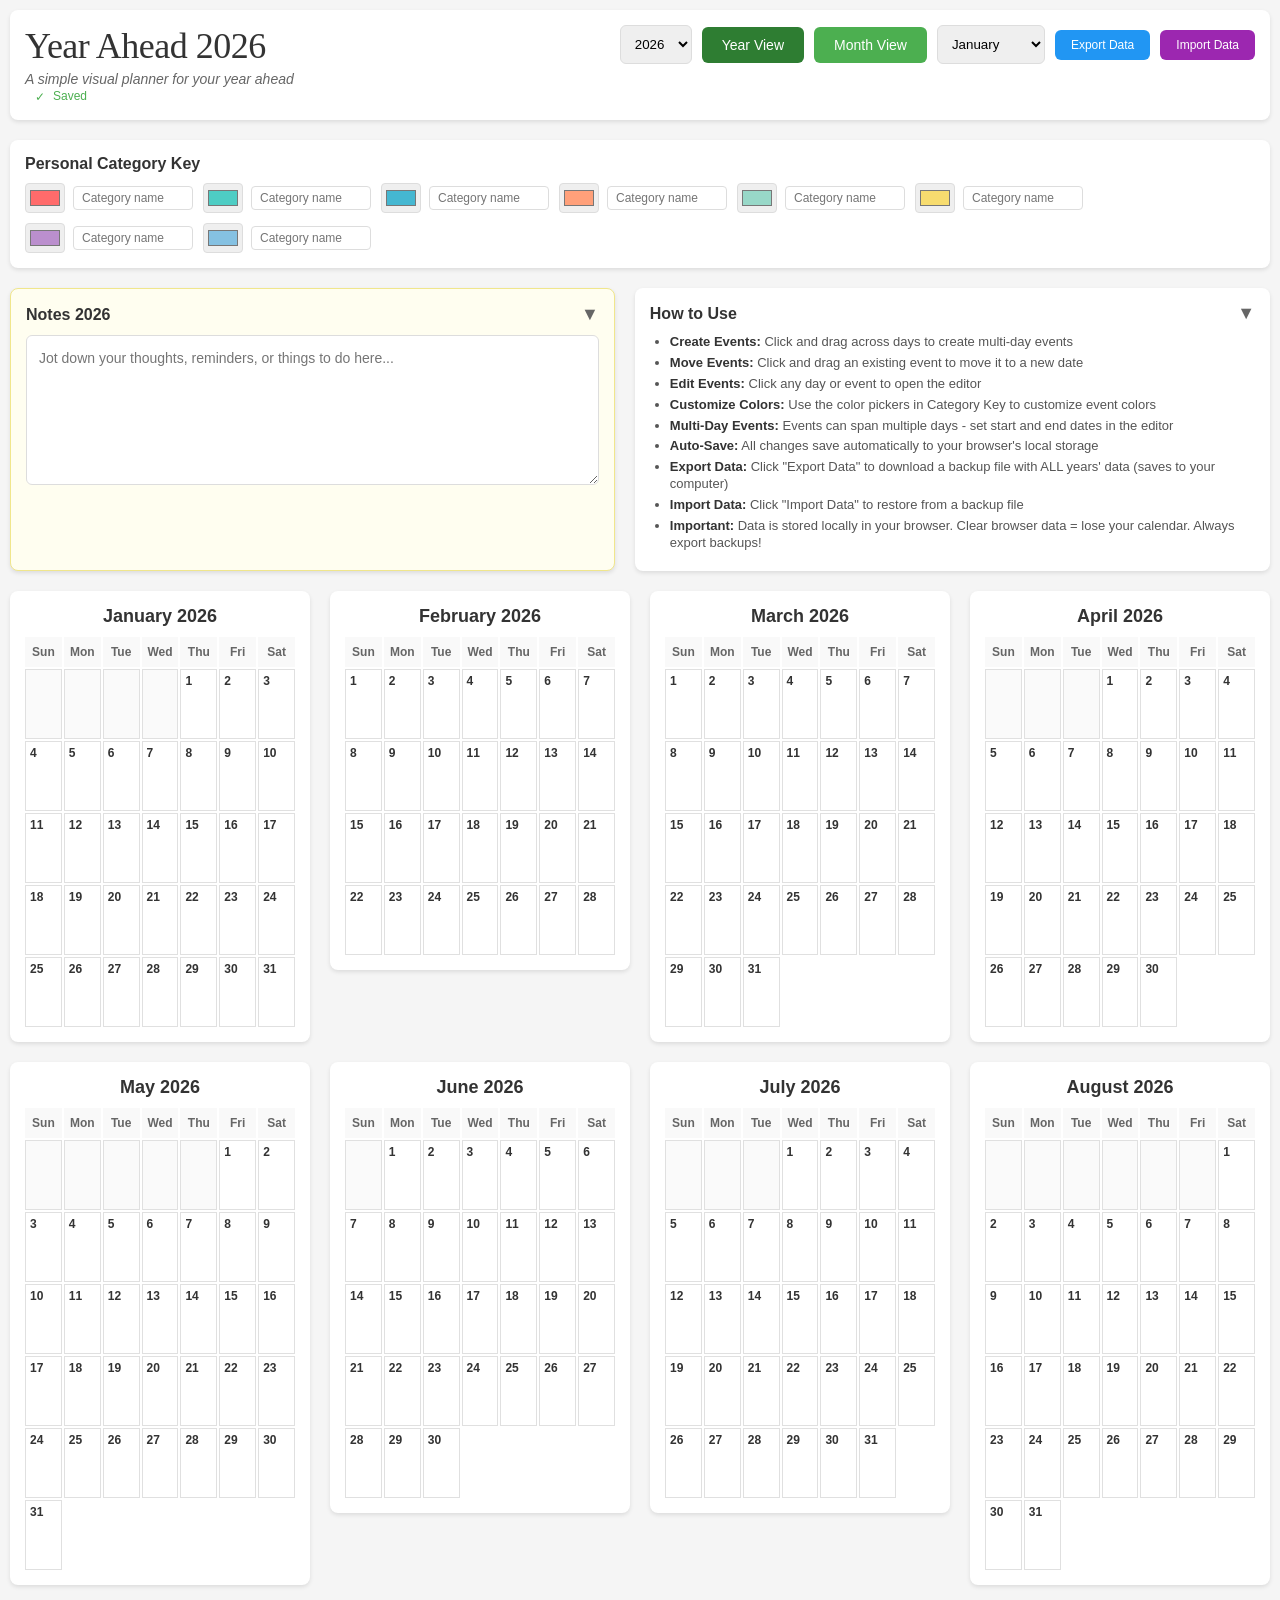
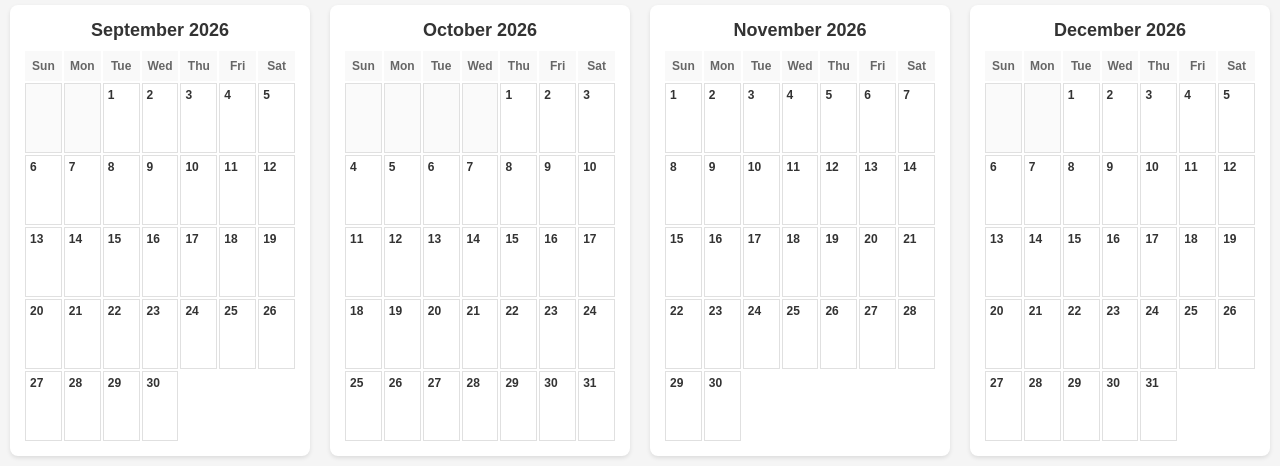
<file: year_ahead.html>
<!DOCTYPE html>
<html lang="en">
<head>
    <meta charset="UTF-8">
    <meta name="viewport" content="width=device-width, initial-scale=1.0">
    <title>2026 Year Ahead Planner</title>
    <style>
        * {
            margin: 0;
            padding: 0;
            box-sizing: border-box;
        }

        body {
            font-family: -apple-system, BlinkMacSystemFont, 'Segoe UI', Roboto, Oxygen, Ubuntu, Cantarell, sans-serif;
            background: #f5f5f5;
            padding: 10px;
        }

        .header {
            background: white;
            padding: 15px;
            margin-bottom: 20px;
            border-radius: 8px;
            box-shadow: 0 2px 4px rgba(0,0,0,0.1);
            display: flex;
            justify-content: space-between;
            align-items: flex-start;
            flex-wrap: wrap;
            gap: 15px;
        }

        h1 {
            font-size: 36px;
            margin: 0;
            color: #333;
            font-family: 'Georgia', 'Times New Roman', serif;
            font-weight: 400;
            letter-spacing: -0.5px;
        }

        .tagline {
            font-size: 14px;
            color: #666;
            margin-top: 4px;
            font-style: italic;
            font-weight: 300;
        }

        .controls {
            display: flex;
            gap: 10px;
            flex-wrap: wrap;
            align-items: center;
        }

        button {
            padding: 10px 20px;
            border: none;
            border-radius: 6px;
            cursor: pointer;
            font-size: 14px;
            font-weight: 500;
            transition: all 0.2s;
        }

        .save-indicator {
            display: inline-flex;
            align-items: center;
            gap: 6px;
            font-size: 12px;
            color: #4CAF50;
            margin-left: 10px;
        }

        .save-indicator.saving {
            color: #FF9800;
        }

        .save-indicator .icon {
            width: 12px;
            height: 12px;
        }

        .data-controls {
            display: flex;
            gap: 10px;
            align-items: center;
            margin-left: auto;
        }

        .data-btn {
            padding: 8px 16px;
            font-size: 12px;
        }

        .export-btn {
            background: #2196F3;
            color: white;
        }

        .export-btn:hover {
            background: #1976D2;
        }

        .import-btn {
            background: #9C27B0;
            color: white;
        }

        .import-btn:hover {
            background: #7B1FA2;
        }

        #importFile {
            display: none;
        }

        .view-btn {
            background: #4CAF50;
            color: white;
        }

        .view-btn:hover {
            background: #45a049;
        }

        .view-btn.active {
            background: #2e7d32;
        }


        .category-key {
            background: white;
            padding: 15px;
            margin-bottom: 20px;
            border-radius: 8px;
            box-shadow: 0 2px 4px rgba(0,0,0,0.1);
        }

        .info-panels {
            display: flex;
            gap: 20px;
            margin-bottom: 20px;
        }

        .instructions-panel {
            flex: 1;
            background: white;
            padding: 15px;
            border-radius: 8px;
            box-shadow: 0 2px 4px rgba(0,0,0,0.1);
        }

        .instructions-panel h3 {
            font-size: 16px;
            margin: 0 0 10px 0;
            color: #333;
        }

        .instructions-panel ul {
            margin: 0;
            padding-left: 20px;
            font-size: 13px;
            line-height: 1.3;
            color: #555;
        }

        .instructions-panel li {
            margin-bottom: 4px;
        }

        .instructions-header {
            display: flex;
            align-items: center;
            justify-content: space-between;
            cursor: pointer;
            user-select: none;
        }

        .instructions-header h3 {
            font-size: 16px;
            margin: 0;
            color: #333;
        }

        .instructions-toggle {
            font-size: 18px;
            color: #666;
            transition: transform 0.2s;
        }

        .instructions-panel.collapsed .instructions-toggle {
            transform: rotate(-90deg);
        }

        .instructions-content {
            margin-top: 10px;
            max-height: 1000px;
            transition: max-height 0.3s ease, opacity 0.3s ease, margin-top 0.3s ease;
            overflow: hidden;
        }

        .instructions-panel.collapsed .instructions-content {
            max-height: 0;
            opacity: 0;
            margin-top: 0;
        }

        .instructions-panel strong {
            color: #333;
        }

        .notepad {
            flex: 0 0 48%;
            background: #fffef0;
            padding: 15px;
            border-radius: 8px;
            box-shadow: 0 2px 4px rgba(0,0,0,0.1);
            border: 1px solid #f0e68c;
        }

        @media (max-width: 768px) {
            .info-panels {
                flex-direction: column;
            }
            
            .notepad {
                flex: 1;
            }
        }

        .notepad-header {
            display: flex;
            align-items: center;
            justify-content: space-between;
            cursor: pointer;
            user-select: none;
        }

        .notepad-header h3 {
            font-size: 16px;
            margin: 0;
            color: #333;
        }

        .notepad-toggle {
            font-size: 18px;
            color: #666;
            transition: transform 0.2s;
        }

        .notepad.collapsed .notepad-toggle {
            transform: rotate(-90deg);
        }

        .notepad-content {
            margin-top: 10px;
            max-height: 1000px;
            transition: max-height 0.3s ease, opacity 0.3s ease, margin-top 0.3s ease;
            overflow: hidden;
        }

        .notepad.collapsed .notepad-content {
            max-height: 0;
            opacity: 0;
            margin-top: 0;
        }

        .notepad textarea {
            width: 100%;
            min-height: 150px;
            padding: 12px;
            border: 1px solid #ddd;
            border-radius: 6px;
            font-size: 14px;
            font-family: inherit;
            resize: vertical;
            line-height: 1.5;
        }

        .notepad textarea:focus {
            outline: none;
            border-color: #4CAF50;
            box-shadow: 0 0 0 2px rgba(76, 175, 80, 0.1);
        }

        .category-key h3 {
            font-size: 16px;
            margin-bottom: 10px;
            color: #333;
        }

        .category-items {
            display: flex;
            flex-wrap: wrap;
            gap: 10px;
        }

        .category-item {
            display: flex;
            align-items: center;
            gap: 8px;
        }

        .category-item input[type="text"] {
            border: 1px solid #ddd;
            padding: 4px 8px;
            border-radius: 4px;
            font-size: 12px;
            width: 120px;
        }

        .category-item input[type="color"] {
            width: 40px;
            height: 30px;
            border: 1px solid #ddd;
            border-radius: 4px;
            cursor: pointer;
            padding: 2px;
        }

        .year-view {
            display: grid;
            grid-template-columns: repeat(4, 1fr);
            gap: 20px;
            max-width: 100%;
        }

        .month-view {
            display: flex;
            justify-content: center;
        }

        .month-container {
            background: white;
            border-radius: 8px;
            padding: 15px;
            box-shadow: 0 2px 4px rgba(0,0,0,0.1);
            width: 100%;
            min-width: 0;
            max-width: 100%;
            overflow: hidden;
        }

        .month-header {
            text-align: center;
            font-size: 18px;
            font-weight: bold;
            margin-bottom: 10px;
            color: #333;
        }

        .calendar {
            display: grid;
            grid-template-columns: repeat(7, minmax(0, 1fr));
            gap: 2px;
            width: 100%;
            overflow: hidden;
        }

        .day-label {
            text-align: center;
            font-weight: bold;
            font-size: 12px;
            padding: 8px 4px;
            color: #666;
            background: #f9f9f9;
        }

        .day {
            min-height: 70px;
            height: auto;
            border: 1px solid #e0e0e0;
            padding: 4px 0;
            background: white;
            cursor: pointer;
            transition: background 0.2s;
            position: relative;
            display: flex;
            flex-direction: column;
            user-select: none;
            -webkit-user-select: none;
        }

        .day-events {
            flex: 1;
            display: flex;
            flex-direction: column;
        }

        .day:hover {
            background: #f9f9f9;
        }

        .day.empty {
            background: #fafafa;
            cursor: default;
        }

        .day-number {
            font-weight: bold;
            font-size: 12px;
            margin-bottom: 4px;
            padding-left: 4px;
            color: #333;
            user-select: none;
            -webkit-user-select: none;
            pointer-events: none;
        }

        .event {
            font-size: 10px;
            padding: 0;
            margin-bottom: 0;
            border-radius: 0;
            overflow: hidden;
            text-overflow: ellipsis;
            white-space: nowrap;
            cursor: move;
            color: #333;
            flex-shrink: 0;
            user-select: none;
        }

        .event.dragging {
            opacity: 0.5;
        }

        .day.drag-over {
            background: #e3f2fd;
        }

        .day.drag-creating {
            background: #e8f5e9;
            border-color: #4CAF50;
        }

        .day.drag-creating .drag-preview-event {
            display: block;
            background: rgba(76, 175, 80, 0.3);
            border: 1px dashed #4CAF50;
            font-size: 10px;
            padding: 2px 4px;
            margin-bottom: 2px;
            color: #2e7d32;
            font-weight: 500;
        }

        .drag-preview-event {
            display: none;
            user-select: none;
            -webkit-user-select: none;
            pointer-events: none;
        }

        .modal {
            display: none;
            position: fixed;
            top: 0;
            left: 0;
            width: 100%;
            height: 100%;
            background: rgba(0,0,0,0.5);
            z-index: 1000;
            justify-content: center;
            align-items: center;
            padding: 20px;
        }

        .modal.active {
            display: flex;
        }

        .modal-content {
            background: white;
            padding: 25px;
            border-radius: 12px;
            max-width: 500px;
            width: 100%;
            max-height: 90vh;
            overflow-y: auto;
        }

        .modal-header {
            font-size: 18px;
            font-weight: bold;
            margin-bottom: 20px;
            color: #333;
        }

        .event-list {
            margin-bottom: 20px;
        }

        .event-item {
            display: flex;
            flex-direction: column;
            gap: 10px;
            margin-bottom: 15px;
            padding: 15px;
            border: 1px solid #e0e0e0;
            border-radius: 8px;
            background: #f9f9f9;
        }

        .event-item-row {
            display: flex;
            gap: 10px;
            align-items: center;
        }

        .event-item input[type="text"] {
            flex: 1;
            padding: 8px;
            border: 1px solid #ddd;
            border-radius: 4px;
            font-size: 14px;
        }

        .event-item input[type="date"] {
            padding: 8px;
            border: 1px solid #ddd;
            border-radius: 4px;
            font-size: 14px;
        }

        .event-item .color-picker-mini {
            display: flex;
            gap: 5px;
            align-items: center;
        }

        .event-item .color-btn-mini {
            width: 24px;
            height: 24px;
            border-radius: 50%;
            border: 2px solid #ddd;
            cursor: pointer;
            transition: transform 0.2s;
        }

        .event-item .color-btn-mini:hover {
            transform: scale(1.1);
        }

        .event-item .color-btn-mini.selected {
            border: 3px solid #333;
            transform: scale(1.15);
        }

        .event-item button {
            padding: 8px 12px;
            background: #f44336;
            color: white;
            font-size: 12px;
            border: none;
            border-radius: 4px;
            cursor: pointer;
        }

        .event-date-range {
            display: flex;
            gap: 10px;
            align-items: center;
            font-size: 12px;
            color: #666;
        }

        .add-event-btn {
            background: #2196F3;
            color: white;
            width: 100%;
            margin-bottom: 15px;
        }

        .close-btn {
            background: #666;
            color: white;
            width: 100%;
        }

        @media (max-width: 1200px) {
            .year-view {
                grid-template-columns: repeat(3, 1fr);
            }
        }

        @media (max-width: 900px) {
            .year-view {
                grid-template-columns: repeat(2, 1fr);
            }
        }

        @media (max-width: 768px) {
            .year-view {
                grid-template-columns: 1fr;
            }
            
            .calendar {
                gap: 1px;
            }
            
            .day {
                min-height: 60px;
            }
            
            .event {
                font-size: 9px;
            }
        }
    </style>
</head>
<body>
    <div class="header">
        <div>
            <h1>Year Ahead <span id="currentYearDisplay"></span></h1>
            <div class="tagline">A simple visual planner for your year ahead</div>
            <span class="save-indicator" id="saveIndicator">
                <span class="icon">✓</span>
                <span>Saved</span>
            </span>
        </div>
        <div class="controls">
            <select id="yearSelect" style="padding: 10px; border-radius: 6px; border: 1px solid #ddd;" onchange="changeYear()">
                <option value="2026">2026</option>
                <option value="2027">2027</option>
                <option value="2028">2028</option>
                <option value="2029">2029</option>
                <option value="2030">2030</option>
            </select>
            <button class="view-btn active" onclick="setView('year')">Year View</button>
            <button class="view-btn" onclick="setView('month')">Month View</button>
            <select id="monthSelect" style="padding: 10px; border-radius: 6px; border: 1px solid #ddd;" onchange="changeMonth()">
                <option value="0">January</option>
                <option value="1">February</option>
                <option value="2">March</option>
                <option value="3">April</option>
                <option value="4">May</option>
                <option value="5">June</option>
                <option value="6">July</option>
                <option value="7">August</option>
                <option value="8">September</option>
                <option value="9">October</option>
                <option value="10">November</option>
                <option value="11">December</option>
            </select>
            <div class="data-controls">
                <button class="data-btn export-btn" onclick="exportData()">Export Data</button>
                <button class="data-btn import-btn" onclick="document.getElementById('importFile').click()">Import Data</button>
                <input type="file" id="importFile" accept=".json" onchange="importData(event)">
            </div>
        </div>
    </div>

    <div class="category-key">
        <h3>Personal Category Key</h3>
        <div class="category-items" id="categoryItems"></div>
    </div>

    <div class="info-panels">
        <div class="notepad" id="notepad">
            <div class="notepad-header" onclick="toggleNotepad()">
                <h3 id="notepadHeader">Notes</h3>
                <span class="notepad-toggle">▼</span>
            </div>
            <div class="notepad-content">
                <textarea id="notepadText" placeholder="Jot down your thoughts, reminders, or things to do here..."></textarea>
            </div>
        </div>
        <div class="instructions-panel" id="instructionsPanel">
            <div class="instructions-header" onclick="toggleInstructions()">
                <h3>How to Use</h3>
                <span class="instructions-toggle">▼</span>
            </div>
            <div class="instructions-content">
                <ul>
                    <li><strong>Create Events:</strong> Click and drag across days to create multi-day events</li>
                    <li><strong>Move Events:</strong> Click and drag an existing event to move it to a new date</li>
                    <li><strong>Edit Events:</strong> Click any day or event to open the editor</li>
                    <li><strong>Customize Colors:</strong> Use the color pickers in Category Key to customize event colors</li>
                    <li><strong>Multi-Day Events:</strong> Events can span multiple days - set start and end dates in the editor</li>
                    <li><strong>Auto-Save:</strong> All changes save automatically to your browser's local storage</li>
                    <li><strong>Export Data:</strong> Click "Export Data" to download a backup file with ALL years' data (saves to your computer)</li>
                    <li><strong>Import Data:</strong> Click "Import Data" to restore from a backup file</li>
                    <li><strong>Important:</strong> Data is stored locally in your browser. Clear browser data = lose your calendar. Always export backups!</li>
                </ul>
            </div>
        </div>
    </div>

    <div id="yearView" class="year-view"></div>
    <div id="monthView" class="month-view" style="display: none;"></div>

    <div id="modal" class="modal" onclick="handleModalClick(event)">
        <div class="modal-content" onclick="event.stopPropagation()">
            <div class="modal-header" id="modalHeader"></div>
            <div class="event-list" id="eventList"></div>
            <button class="add-event-btn" onclick="addEvent()">+ Add Event</button>
            <button class="close-btn" onclick="closeModal()">Close</button>
        </div>
    </div>

    <script>
        let colors = ['#FF6B6B', '#4ECDC4', '#45B7D1', '#FFA07A', '#98D8C8', '#F7DC6F', '#BB8FCE', '#85C1E2'];
        let selectedColor = '#FF6B6B';
        let currentView = 'year';
        let currentMonth = 0;
        let selectedDate = null;
        let currentYear = 2026;
        let events = []; // Changed to array for multi-day events
        let categories = {};
        
        // Drag state
        let dragState = {
            isDragging: false,
            dragType: null, // 'create' or 'move'
            startDate: null,
            endDate: null,
            draggedEvent: null,
            draggedEventIdx: null,
            justFinishedDrag: false,
            mouseDownX: 0,
            mouseDownY: 0,
            dragThreshold: 5 // pixels to move before drag starts
        };

        // Initialize categories for each color
        colors.forEach(color => {
            categories[color] = '';
        });

        const monthNames = ['January', 'February', 'March', 'April', 'May', 'June', 
                           'July', 'August', 'September', 'October', 'November', 'December'];
        const dayNames = ['Sun', 'Mon', 'Tue', 'Wed', 'Thu', 'Fri', 'Sat'];

        function setView(view) {
            currentView = view;
            document.querySelectorAll('.view-btn').forEach(btn => btn.classList.remove('active'));
            event.target.classList.add('active');
            
            if (view === 'year') {
                document.getElementById('yearView').style.display = 'grid';
                document.getElementById('monthView').style.display = 'none';
                document.getElementById('monthSelect').style.display = 'none';
            } else {
                document.getElementById('yearView').style.display = 'none';
                document.getElementById('monthView').style.display = 'flex';
                document.getElementById('monthSelect').style.display = 'block';
                renderMonth(currentMonth);
            }
        }

        function changeMonth() {
            currentMonth = parseInt(document.getElementById('monthSelect').value);
            renderMonth(currentMonth);
        }

        function changeYear() {
            // Save current year's data before switching
            saveData();
            
            // Switch to new year
            currentYear = parseInt(document.getElementById('yearSelect').value);
            
            // Update year display
            updateYearDisplay();
            
            // Load new year's data
            loadData();
            
            // Refresh view
            refreshView();
            renderCategoryKey();
        }

        function getDaysInMonth(month, year) {
            return new Date(year, month + 1, 0).getDate();
        }

        function getFirstDayOfMonth(month, year) {
            return new Date(year, month, 1).getDay();
        }

        function renderCalendar(month, year, container) {
            // Use currentYear if year not specified
            if (!year) year = currentYear;
            const daysInMonth = getDaysInMonth(month, year);
            const firstDay = getFirstDayOfMonth(month, year);
            
            let html = '<div class="month-container">';
            html += `<div class="month-header">${monthNames[month]} ${year}</div>`;
            html += '<div class="calendar">';
            
            // Day labels
            dayNames.forEach(day => {
                html += `<div class="day-label">${day}</div>`;
            });
            
            // Empty cells before first day
            for (let i = 0; i < firstDay; i++) {
                html += '<div class="day empty"></div>';
            }
            
            // Days
            for (let day = 1; day <= daysInMonth; day++) {
                const dateKey = `${year}-${String(month + 1).padStart(2, '0')}-${String(day).padStart(2, '0')}`;
                const dayEvents = getEventsForDate(dateKey);
                
                html += `<div class="day" data-date="${dateKey}" onmousedown="handleDayMouseDown(event, '${dateKey}')" onmouseenter="handleDayMouseEnter(event, '${dateKey}')" onclick="handleDayClick(event, '${dateKey}')">`;
                html += `<div class="day-number">${day}</div>`;
                html += `<div class="day-events">`;
                
                dayEvents.forEach((evt, evtIdx) => {
                    const eventIdx = events.indexOf(evt);
                    html += `<div class="event" data-event-idx="${eventIdx}" style="background: ${evt.color};" onmousedown="handleEventMouseDown(event, ${eventIdx})" onclick="handleEventClick(event, ${eventIdx}, '${dateKey}')">${evt.text}</div>`;
                });
                
                html += `</div></div>`;
            }
            
            html += '</div></div>';
            container.innerHTML = html;
        }

        function renderYear() {
            const yearView = document.getElementById('yearView');
            yearView.innerHTML = '';
            
            for (let month = 0; month < 12; month++) {
                const monthDiv = document.createElement('div');
                renderCalendar(month, currentYear, monthDiv);
                yearView.appendChild(monthDiv);
            }
        }

        function renderMonth(month) {
            const monthView = document.getElementById('monthView');
            renderCalendar(month, currentYear, monthView);
        }

        function openModal(dateKey) {
            selectedDate = dateKey;
            const modal = document.getElementById('modal');
            const date = new Date(dateKey + 'T00:00:00');
            const dateStr = date.toLocaleDateString('en-US', { weekday: 'long', year: 'numeric', month: 'long', day: 'numeric' });
            
            document.getElementById('modalHeader').textContent = dateStr;
            renderEventList();
            modal.classList.add('active');
        }

        function getEventsForDate(dateKey) {
            const date = new Date(dateKey + 'T00:00:00');
            return events.filter(evt => {
                const startDate = new Date(evt.startDate + 'T00:00:00');
                const endDate = new Date(evt.endDate + 'T00:00:00');
                return date >= startDate && date <= endDate;
            });
        }

        function dateToString(date) {
            const year = date.getFullYear();
            const month = String(date.getMonth() + 1).padStart(2, '0');
            const day = String(date.getDate()).padStart(2, '0');
            return `${year}-${month}-${day}`;
        }

        function handleDayMouseDown(e, dateKey) {
            // Only start drag if clicking on empty day area (not on an event)
            if (!e.target.classList.contains('event')) {
                e.preventDefault(); // Prevent text selection
                dragState.mouseDownX = e.clientX;
                dragState.mouseDownY = e.clientY;
                dragState.startDate = dateKey;
                dragState.endDate = dateKey;
            }
        }

        function handleDayMouseEnter(e, dateKey) {
            if (dragState.isDragging) {
                if (dragState.dragType === 'create') {
                    dragState.endDate = dateKey;
                    updateDragCreatePreview();
                } else if (dragState.dragType === 'move') {
                    dragState.endDate = dateKey;
                    const dayEl = e.currentTarget;
                    if (dayEl) {
                        dayEl.classList.add('drag-over');
                    }
                }
            }
        }

        function updateDragCreatePreview() {
            // Clear previous preview
            document.querySelectorAll('.day.drag-creating').forEach(day => {
                day.classList.remove('drag-creating');
                const preview = day.querySelector('.drag-preview-event');
                if (preview) preview.remove();
            });

            if (!dragState.startDate || !dragState.endDate) return;

            const startDate = new Date(dragState.startDate + 'T00:00:00');
            const endDate = new Date(dragState.endDate + 'T00:00:00');
            
            // Ensure start is before end
            let actualStart = startDate < endDate ? startDate : endDate;
            let actualEnd = startDate < endDate ? endDate : startDate;

            // Highlight all days in the range
            const currentDate = new Date(actualStart);
            while (currentDate <= actualEnd) {
                const dateKey = dateToString(currentDate);
                const dayEl = document.querySelector(`.day[data-date="${dateKey}"]`);
                if (dayEl && !dayEl.classList.contains('empty')) {
                    dayEl.classList.add('drag-creating');
                    
                    // Add preview event if it's the first day or if there's no event in this day yet
                    const dayEvents = dayEl.querySelector('.day-events');
                    if (dayEvents && !dayEvents.querySelector('.drag-preview-event')) {
                        const preview = document.createElement('div');
                        preview.className = 'drag-preview-event';
                        preview.textContent = 'New Event';
                        dayEvents.insertBefore(preview, dayEvents.firstChild);
                    }
                }
                currentDate.setDate(currentDate.getDate() + 1);
            }
        }

        function handleDayClick(e, dateKey) {
            // Only open modal if we didn't just finish a drag
            if (!dragState.isDragging && !dragState.justFinishedDrag) {
                openModal(dateKey);
            }
        }

        function handleEventMouseDown(e, eventIdx) {
            e.preventDefault(); // Prevent text selection
            dragState.mouseDownX = e.clientX;
            dragState.mouseDownY = e.clientY;
            dragState.draggedEvent = events[eventIdx];
            dragState.draggedEventIdx = eventIdx;
            e.stopPropagation();
        }

        function handleEventClick(e, eventIdx, dateKey) {
            // Open modal for the day containing this event
            // Only if we didn't actually drag
            if (!dragState.isDragging && !dragState.justFinishedDrag) {
                e.stopPropagation();
                openModal(dateKey);
            }
        }

        function updateDragPreview() {
            // Visual feedback could be added here
        }

        function finishDrag() {
            if (!dragState.isDragging) {
                // Clean up any leftover drag classes even if not dragging
                document.querySelectorAll('.day.drag-over').forEach(el => el.classList.remove('drag-over'));
                document.querySelectorAll('.day.drag-creating').forEach(el => {
                    el.classList.remove('drag-creating');
                    const preview = el.querySelector('.drag-preview-event');
                    if (preview) preview.remove();
                });
                return;
            }
            
            let eventCreated = false;
            
            if (dragState.dragType === 'create' && dragState.startDate && dragState.endDate) {
                // Create new event
                const startDate = new Date(dragState.startDate + 'T00:00:00');
                const endDate = new Date(dragState.endDate + 'T00:00:00');
                
                // Ensure start is before end
                let actualStart = dragState.startDate;
                let actualEnd = dragState.endDate;
                if (startDate > endDate) {
                    actualStart = dragState.endDate;
                    actualEnd = dragState.startDate;
                }
                
                const newEvent = {
                    text: 'New Event',
                    color: selectedColor,
                    startDate: actualStart,
                    endDate: actualEnd
                };
                events.push(newEvent);
                eventCreated = true;
            } else if (dragState.dragType === 'move' && dragState.draggedEvent && dragState.endDate) {
                // Move existing event
                const event = dragState.draggedEvent;
                const oldStartDate = new Date(event.startDate + 'T00:00:00');
                const oldEndDate = new Date(event.endDate + 'T00:00:00');
                const newStartDate = new Date(dragState.endDate + 'T00:00:00');
                
                // Calculate duration
                const duration = Math.floor((oldEndDate - oldStartDate) / (1000 * 60 * 60 * 24));
                
                // Update event dates
                event.startDate = dragState.endDate;
                const newEndDate = new Date(newStartDate);
                newEndDate.setDate(newEndDate.getDate() + duration);
                event.endDate = dateToString(newEndDate);
                eventCreated = true;
            }
            
            if (eventCreated) {
                saveData();
                refreshView();
            }
            
            // Reset drag state
            dragState.isDragging = false;
            dragState.dragType = null;
            dragState.startDate = null;
            dragState.endDate = null;
            dragState.draggedEvent = null;
            dragState.draggedEventIdx = null;
            dragState.justFinishedDrag = true;
            
            // Remove drag classes
            document.querySelectorAll('.day.drag-over').forEach(el => el.classList.remove('drag-over'));
            document.querySelectorAll('.day.drag-creating').forEach(el => {
                el.classList.remove('drag-creating');
                const preview = el.querySelector('.drag-preview-event');
                if (preview) preview.remove();
            });
            document.querySelectorAll('.event.dragging').forEach(el => el.classList.remove('dragging'));
            
            // Reset flag after a short delay to allow click events
            setTimeout(() => {
                dragState.justFinishedDrag = false;
            }, 100);
        }

        // Add global mouse handlers
        document.addEventListener('mouseup', function(e) {
            if (dragState.isDragging) {
                // Find which day we're over
                const dayEl = e.target.closest('.day');
                if (dayEl && dayEl.dataset.date) {
                    dragState.endDate = dayEl.dataset.date;
                } else {
                    // If we're not over a day, try to find the day from the element
                    const dayFromElement = e.target.closest('.day[data-date]');
                    if (dayFromElement) {
                        dragState.endDate = dayFromElement.dataset.date;
                    }
                }
                finishDrag();
            } else {
                // Reset drag state if we didn't drag (just clicked)
                if (dragState.startDate || dragState.draggedEvent) {
                    dragState.startDate = null;
                    dragState.endDate = null;
                    dragState.draggedEvent = null;
                    dragState.draggedEventIdx = null;
                }
            }
        });

        document.addEventListener('mousemove', function(e) {
            // Check if we should start dragging (mouse moved beyond threshold)
            if (!dragState.isDragging && (dragState.draggedEvent || dragState.startDate)) {
                const dx = Math.abs(e.clientX - dragState.mouseDownX);
                const dy = Math.abs(e.clientY - dragState.mouseDownY);
                const distance = Math.sqrt(dx * dx + dy * dy);
                
                if (distance > dragState.dragThreshold) {
                    // Start dragging
                    dragState.isDragging = true;
                    if (dragState.draggedEvent) {
                        dragState.dragType = 'move';
                        const eventEl = document.querySelector(`[data-event-idx="${dragState.draggedEventIdx}"]`);
                        if (eventEl) eventEl.classList.add('dragging');
                    } else if (dragState.startDate) {
                        dragState.dragType = 'create';
                        updateDragCreatePreview();
                    }
                }
            }
            
            // Handle drag updates
            if (dragState.isDragging) {
                if (dragState.dragType === 'create') {
                    const dayEl = e.target.closest('.day');
                    if (dayEl && dayEl.dataset.date) {
                        dragState.endDate = dayEl.dataset.date;
                        updateDragCreatePreview();
                    }
                } else if (dragState.dragType === 'move') {
                    const dayEl = e.target.closest('.day');
                    if (dayEl) {
                        document.querySelectorAll('.day.drag-over').forEach(el => {
                            if (el !== dayEl) el.classList.remove('drag-over');
                        });
                        dayEl.classList.add('drag-over');
                        dragState.endDate = dayEl.dataset.date;
                    }
                }
            }
        });

        function closeModal() {
            // Save data before closing
            saveData();
            document.getElementById('modal').classList.remove('active');
        }

        function handleModalClick(e) {
            // If clicking on the modal backdrop (not the content), close the modal
            if (e.target.id === 'modal') {
                closeModal();
            }
        }

        // Close modal with ESC key
        document.addEventListener('keydown', function(e) {
            if (e.key === 'Escape') {
                const modal = document.getElementById('modal');
                if (modal.classList.contains('active')) {
                    closeModal();
                }
            }
        });

        function renderEventList() {
            const eventList = document.getElementById('eventList');
            const dayEvents = getEventsForDate(selectedDate);
            
            let html = '';
            dayEvents.forEach((evt, idx) => {
                const eventIdx = events.indexOf(evt);
                html += `<div class="event-item">`;
                html += `<div class="event-item-row">`;
                html += `<input type="text" value="${evt.text}" placeholder="Event name" onchange="updateEventText(${eventIdx}, this.value)">`;
                html += `<button onclick="deleteEvent(${eventIdx})">Delete</button>`;
                html += `</div>`;
                html += `<div class="event-item-row">`;
                html += `<div class="color-picker-mini">`;
                colors.forEach(color => {
                    const selected = evt.color === color ? 'selected' : '';
                    html += `<div class="color-btn-mini ${selected}" style="background: ${color};" data-color="${color}" onclick="updateEventColor(${eventIdx}, '${color}')"></div>`;
                });
                html += `</div>`;
                html += `</div>`;
                html += `<div class="event-date-range">`;
                html += `<label>Start: <input type="date" value="${evt.startDate}" onchange="updateEventStartDate(${eventIdx}, this.value)"></label>`;
                html += `<label>End: <input type="date" value="${evt.endDate}" onchange="updateEventEndDate(${eventIdx}, this.value)"></label>`;
                html += `</div>`;
                html += `</div>`;
            });
            
            eventList.innerHTML = html;
        }

        function addEvent() {
            const newEvent = {
                text: 'New Event',
                color: selectedColor,
                startDate: selectedDate,
                endDate: selectedDate
            };
            events.push(newEvent);
            renderEventList();
            saveData();
            refreshView();
        }

        function updateEventText(idx, text) {
            if (events[idx]) {
                events[idx].text = text;
                saveData();
                refreshView();
            }
        }

        function updateEventColor(idx, color) {
            if (events[idx]) {
                events[idx].color = color;
                renderEventList(); // Refresh to show selected color
                saveData();
                refreshView();
            }
        }

        function updateEventStartDate(idx, startDate) {
            if (events[idx]) {
                events[idx].startDate = startDate;
                // Ensure end date is not before start date
                if (new Date(events[idx].endDate) < new Date(startDate)) {
                    events[idx].endDate = startDate;
                }
                saveData();
                refreshView();
            }
        }

        function updateEventEndDate(idx, endDate) {
            if (events[idx]) {
                // Ensure end date is not before start date
                if (new Date(endDate) < new Date(events[idx].startDate)) {
                    events[idx].endDate = events[idx].startDate;
                } else {
                    events[idx].endDate = endDate;
                }
                saveData();
                refreshView();
            }
        }

        function deleteEvent(idx) {
            events.splice(idx, 1);
            renderEventList();
            saveData();
            refreshView();
        }

        function refreshView() {
            if (currentView === 'year') {
                renderYear();
            } else {
                renderMonth(currentMonth);
            }
        }

        function renderCategoryKey() {
            const container = document.getElementById('categoryItems');
            let html = '';
            
            colors.forEach((color, idx) => {
                html += `<div class="category-item">`;
                html += `<input type="color" value="${color}" onchange="updateCategoryColor(${idx}, this.value)">`;
                html += `<input type="text" placeholder="Category name" value="${categories[color] || ''}" 
                         onchange="updateCategory('${color}', this.value)">`;
                html += `</div>`;
            });
            
            container.innerHTML = html;
        }

        function updateCategory(color, name) {
            categories[color] = name;
            saveData();
        }

        function updateCategoryColor(idx, newColor) {
            const oldColor = colors[idx];
            colors[idx] = newColor;
            
            // Update category mapping
            if (categories[oldColor] !== undefined) {
                categories[newColor] = categories[oldColor];
                delete categories[oldColor];
            } else {
                categories[newColor] = '';
            }
            
            // Update all events using the old color
            events.forEach(evt => {
                if (evt.color === oldColor) {
                    evt.color = newColor;
                }
            });
            
            // Update selected color if it was the one changed
            if (selectedColor === oldColor) {
                selectedColor = newColor;
            }
            
            // Refresh UI
            renderCategoryKey();
            // Re-render event list if modal is open
            if (selectedDate) {
                renderEventList();
            }
            refreshView();
            saveData();
        }


        function toggleNotepad() {
            const notepad = document.getElementById('notepad');
            notepad.classList.toggle('collapsed');
            const isCollapsed = notepad.classList.contains('collapsed');
            saveNotepadState(isCollapsed);
        }

        function toggleInstructions() {
            const instructions = document.getElementById('instructionsPanel');
            instructions.classList.toggle('collapsed');
        }

        function updateYearDisplay() {
            document.getElementById('currentYearDisplay').textContent = currentYear;
            document.getElementById('notepadHeader').textContent = `Notes ${currentYear}`;
        }

        function saveNotepadState(isCollapsed) {
            const saved = localStorage.getItem(`planner${currentYear}`);
            const data = saved ? JSON.parse(saved) : {};
            data.notepadCollapsed = isCollapsed;
            localStorage.setItem(`planner${currentYear}`, JSON.stringify(data));
        }

        function saveData() {
            const notepadText = document.getElementById('notepadText').value;
            const notepad = document.getElementById('notepad');
            const isCollapsed = notepad.classList.contains('collapsed');
            const data = { events, categories, colors, notepadText, notepadCollapsed: isCollapsed };
            localStorage.setItem(`planner${currentYear}`, JSON.stringify(data));
            showSaveIndicator();
        }

        function showSaveIndicator() {
            const indicator = document.getElementById('saveIndicator');
            indicator.classList.add('saving');
            indicator.innerHTML = '<span class="icon">⏳</span><span>Saving...</span>';
            
            setTimeout(() => {
                indicator.classList.remove('saving');
                indicator.innerHTML = '<span class="icon">✓</span><span>Saved</span>';
            }, 500);
        }

        function exportData() {
            // Collect data for all years (2026-2030)
            const allYearsData = {};
            const years = [2026, 2027, 2028, 2029, 2030];
            
            years.forEach(year => {
                const saved = localStorage.getItem(`planner${year}`);
                if (saved) {
                    try {
                        allYearsData[year] = JSON.parse(saved);
                    } catch (e) {
                        console.error(`Error loading data for ${year}:`, e);
                    }
                }
            });
            
            // Include current year's notepad state
            const notepad = document.getElementById('notepad');
            const isCollapsed = notepad.classList.contains('collapsed');
            const currentNotepadText = document.getElementById('notepadText').value;
            
            // If current year data exists, update its notepad
            if (allYearsData[currentYear]) {
                allYearsData[currentYear].notepadText = currentNotepadText;
                allYearsData[currentYear].notepadCollapsed = isCollapsed;
            }
            
            const data = {
                allYears: allYearsData,
                currentYear: currentYear,
                exportDate: new Date().toISOString(),
                version: '2.0'
            };
            
            const dataStr = JSON.stringify(data, null, 2);
            const dataBlob = new Blob([dataStr], { type: 'application/json' });
            const url = URL.createObjectURL(dataBlob);
            const link = document.createElement('a');
            link.href = url;
            link.download = `year-ahead-backup-${new Date().toISOString().split('T')[0]}.json`;
            document.body.appendChild(link);
            link.click();
            document.body.removeChild(link);
            URL.revokeObjectURL(url);
            
            showSaveIndicator();
        }

        function importData(event) {
            const file = event.target.files[0];
            if (!file) return;
            
            if (!confirm('This will replace all your current data for all years. Are you sure you want to continue?')) {
                event.target.value = '';
                return;
            }
            
            const reader = new FileReader();
            reader.onload = function(e) {
                try {
                    const data = JSON.parse(e.target.result);
                    
                    // Check if this is the new format (v2.0 with allYears) or old format (v1.0 with single year)
                    if (data.allYears && data.version === '2.0') {
                        // New format: import all years
                        Object.keys(data.allYears).forEach(year => {
                            const yearData = data.allYears[year];
                            localStorage.setItem(`planner${year}`, JSON.stringify(yearData));
                        });
                        
                        // Switch to the current year from backup if available
                        if (data.currentYear) {
                            currentYear = data.currentYear;
                            document.getElementById('yearSelect').value = currentYear;
                        }
                        
                        // Load current year's data
                        loadData();
                    } else if (data.events && data.colors) {
                        // Old format: single year backup
                        const importYear = data.year || currentYear;
                        
                        if (data.year && data.year !== currentYear) {
                            if (confirm(`This backup is for ${data.year}. Switch to ${data.year}?`)) {
                                currentYear = data.year;
                                document.getElementById('yearSelect').value = currentYear;
                            }
                        }
                        
                        // Save to the appropriate year
                        localStorage.setItem(`planner${importYear}`, JSON.stringify(data));
                        
                        // Load current year's data
                        loadData();
                    } else {
                        alert('Invalid file format. Please select a valid backup file.');
                        event.target.value = '';
                        return;
                    }
                    
                    // Update UI
                    updateYearDisplay();
                    renderCategoryKey();
                    refreshView();
                    
                    alert('Data imported successfully!');
                } catch (error) {
                    alert('Error importing file: ' + error.message);
                }
                event.target.value = '';
            };
            reader.readAsText(file);
        }

        function loadData() {
            const saved = localStorage.getItem(`planner${currentYear}`);
            if (saved) {
                const data = JSON.parse(saved);
                // Handle migration from old format (object) to new format (array)
                if (Array.isArray(data.events)) {
                    // Filter events to only include those for the current year
                    events = data.events.filter(evt => {
                        const eventYear = new Date(evt.startDate + 'T00:00:00').getFullYear();
                        return eventYear === currentYear;
                    });
                } else if (data.events && typeof data.events === 'object') {
                    // Migrate old format to new format
                    events = [];
                    Object.keys(data.events).forEach(dateKey => {
                        const eventYear = new Date(dateKey + 'T00:00:00').getFullYear();
                        if (eventYear === currentYear) {
                            data.events[dateKey].forEach(evt => {
                                events.push({
                                    text: evt.text,
                                    color: evt.color,
                                    startDate: dateKey,
                                    endDate: dateKey
                                });
                            });
                        }
                    });
                } else {
                    events = [];
                }
                categories = data.categories || {};
                
                // Load custom colors if saved
                if (data.colors && Array.isArray(data.colors) && data.colors.length === colors.length) {
                    colors = data.colors;
                }
                
                // Ensure categories exist for all colors
                colors.forEach(color => {
                    if (!categories[color]) categories[color] = '';
                });
                
                // Load notepad text (always set it, even if empty)
                document.getElementById('notepadText').value = data.notepadText || '';
                
                // Load notepad collapsed state
                if (data.notepadCollapsed === true) {
                    document.getElementById('notepad').classList.add('collapsed');
                } else {
                    document.getElementById('notepad').classList.remove('collapsed');
                }
            } else {
                // No saved data for this year - clear everything
                events = [];
                document.getElementById('notepadText').value = '';
                document.getElementById('notepad').classList.remove('collapsed');
            }
        }

        // Initialize
        // Set year selector to current year
        document.getElementById('yearSelect').value = currentYear;
        updateYearDisplay();
        loadData();
        renderYear();
        renderCategoryKey();
        
        // Auto-save notepad on input
        document.getElementById('notepadText').addEventListener('input', function() {
            saveData();
        });
    </script>
</body>
</html>
</file>
